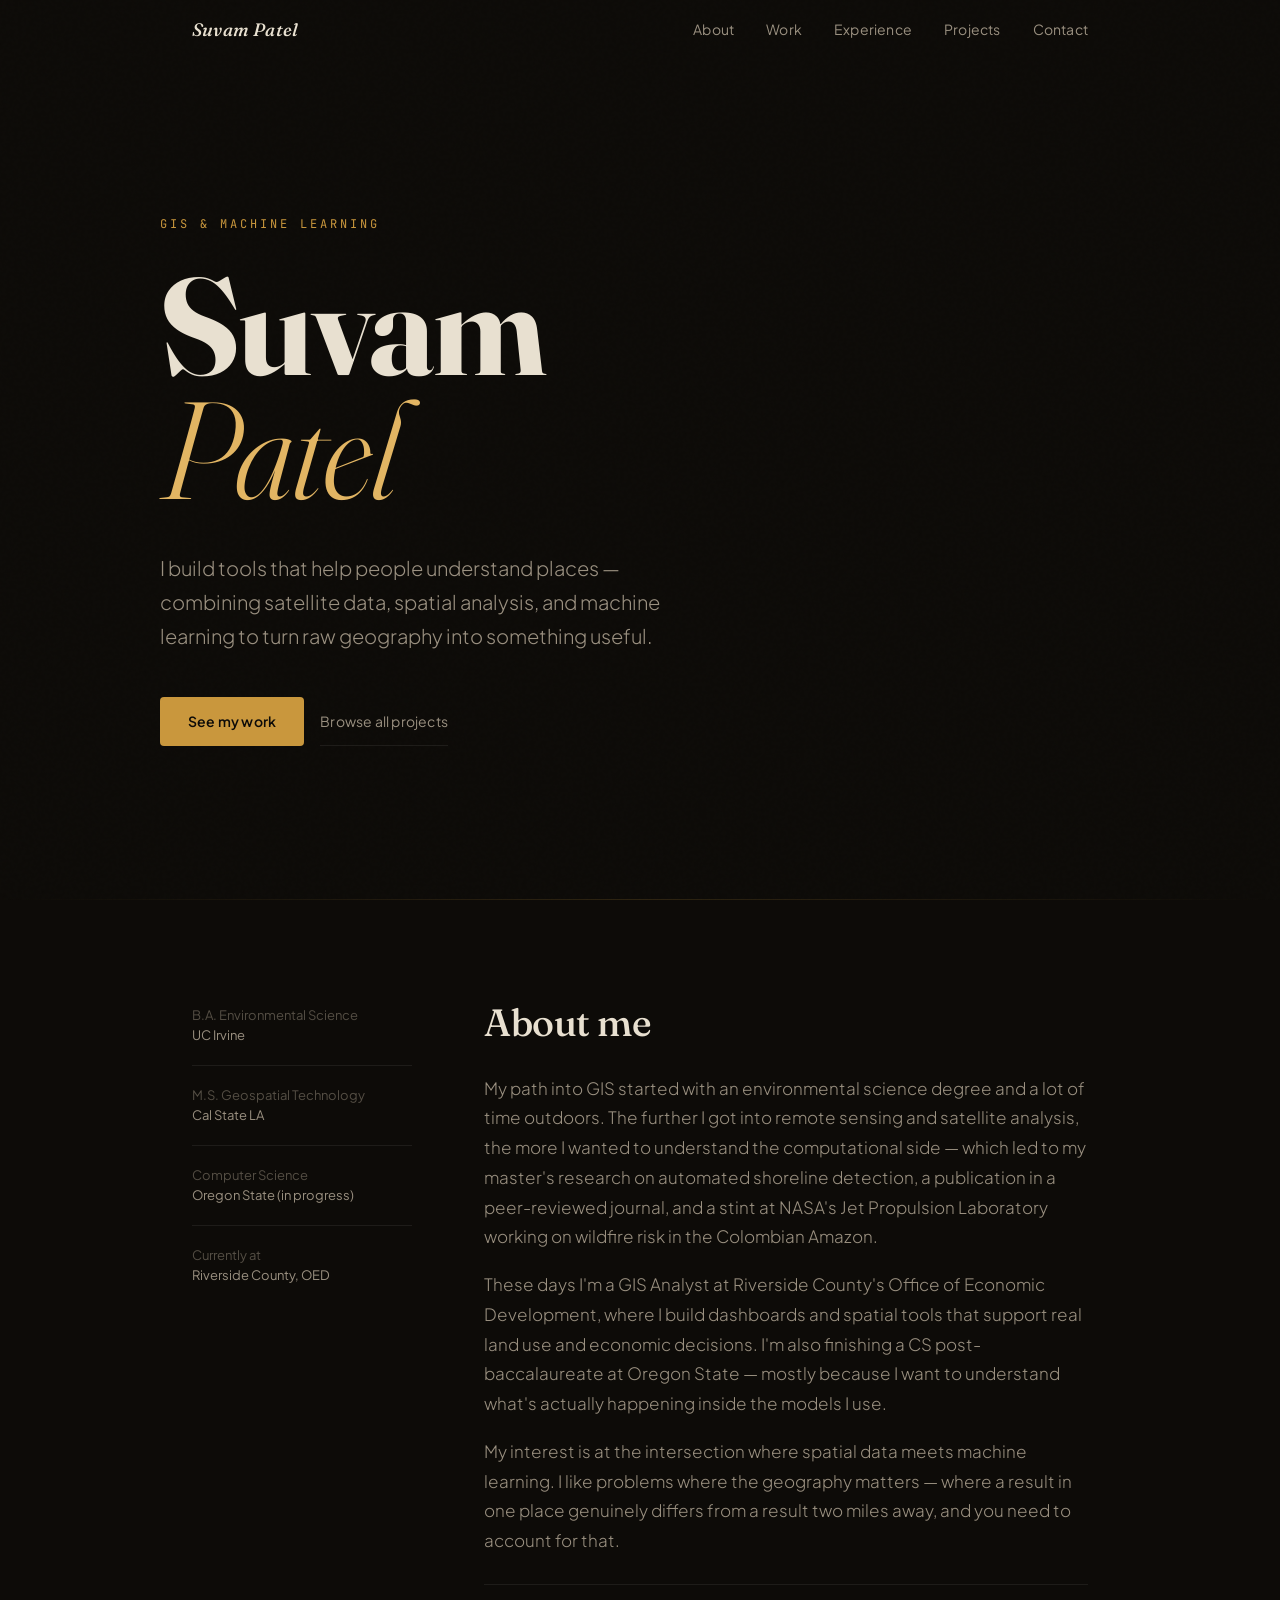
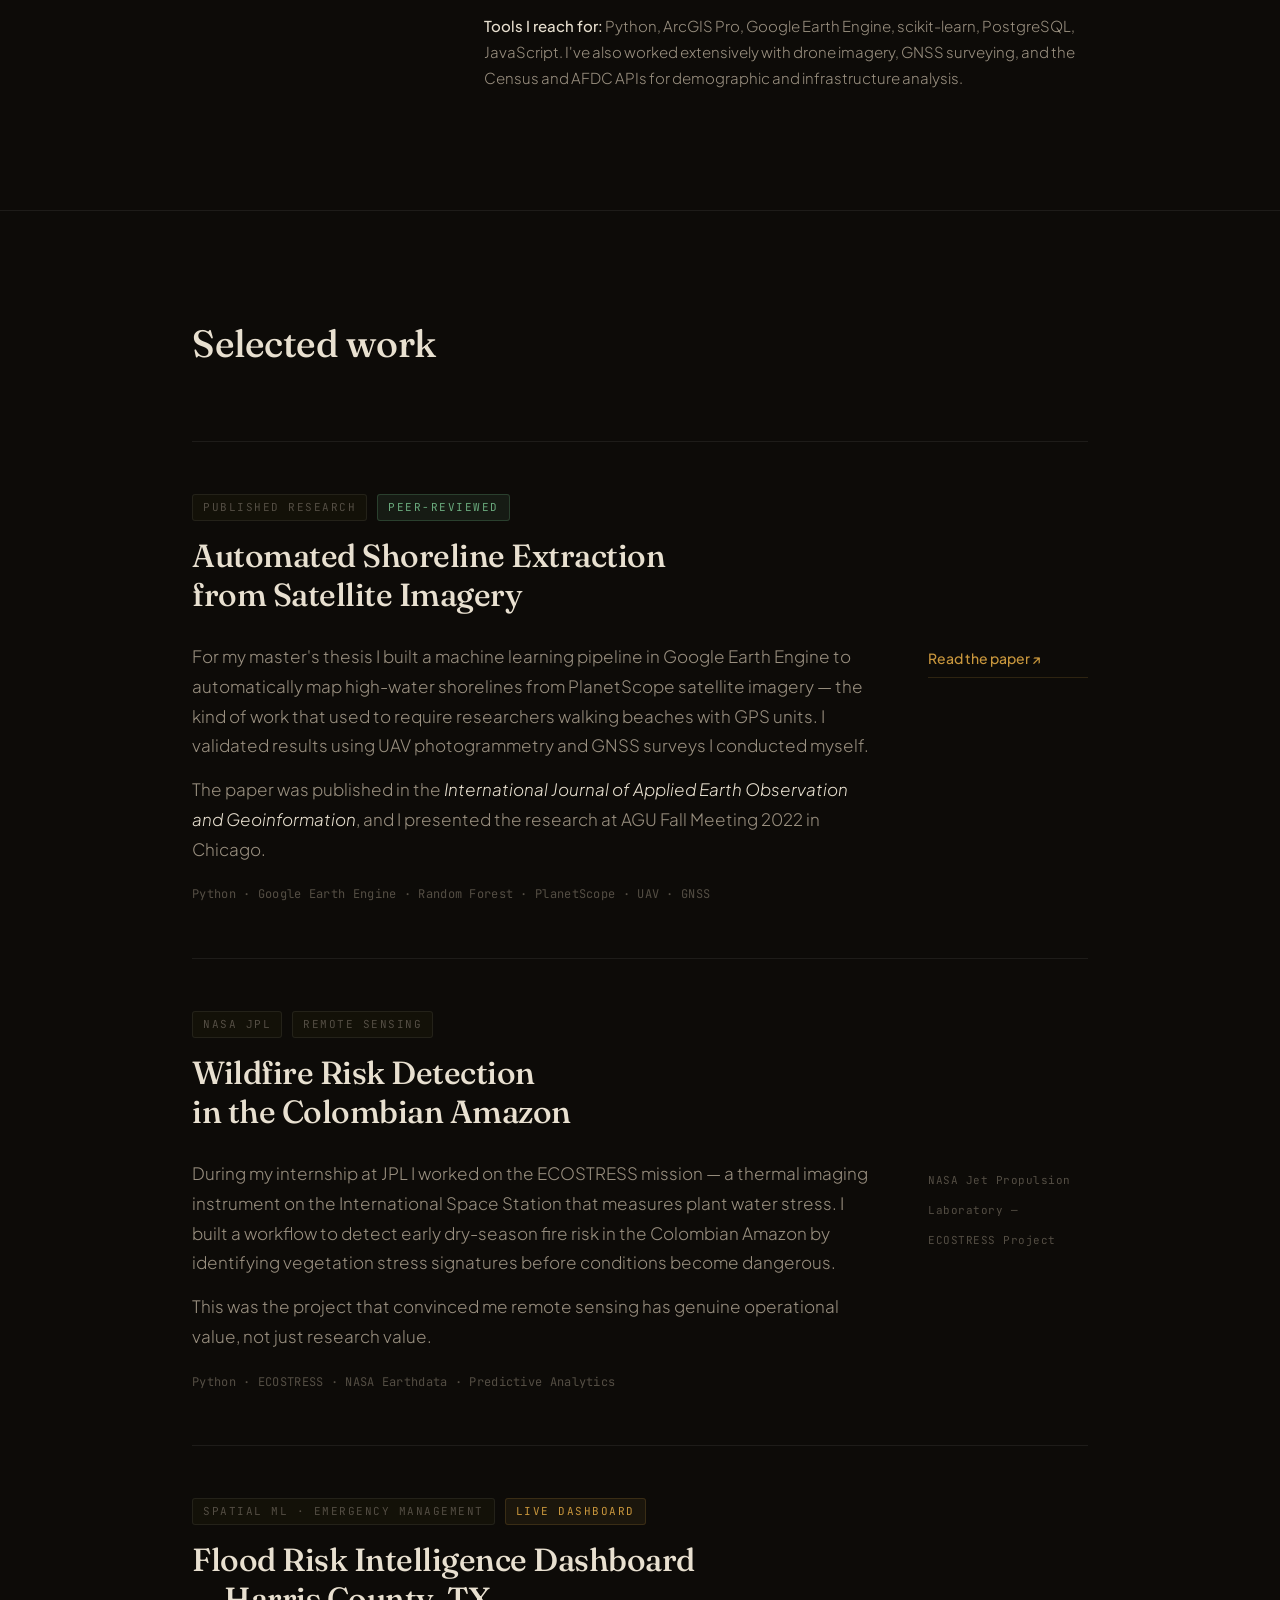
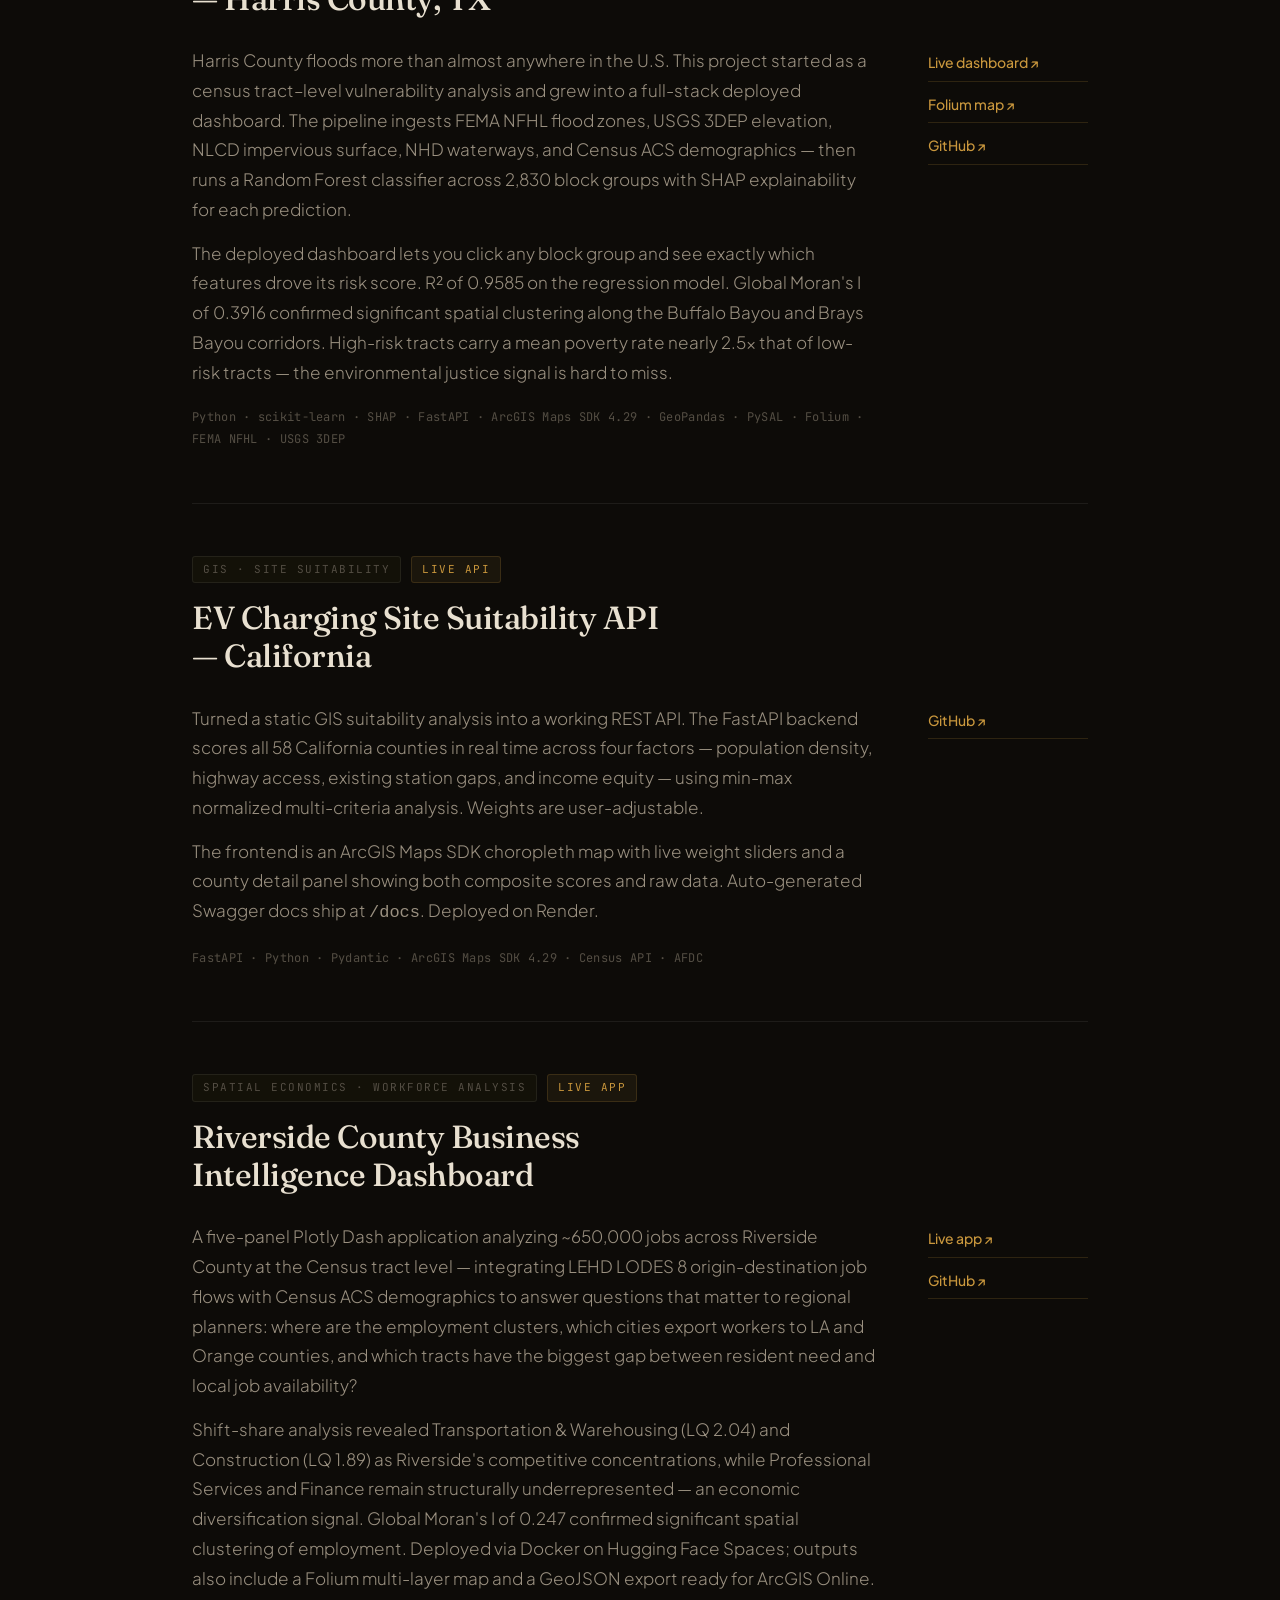
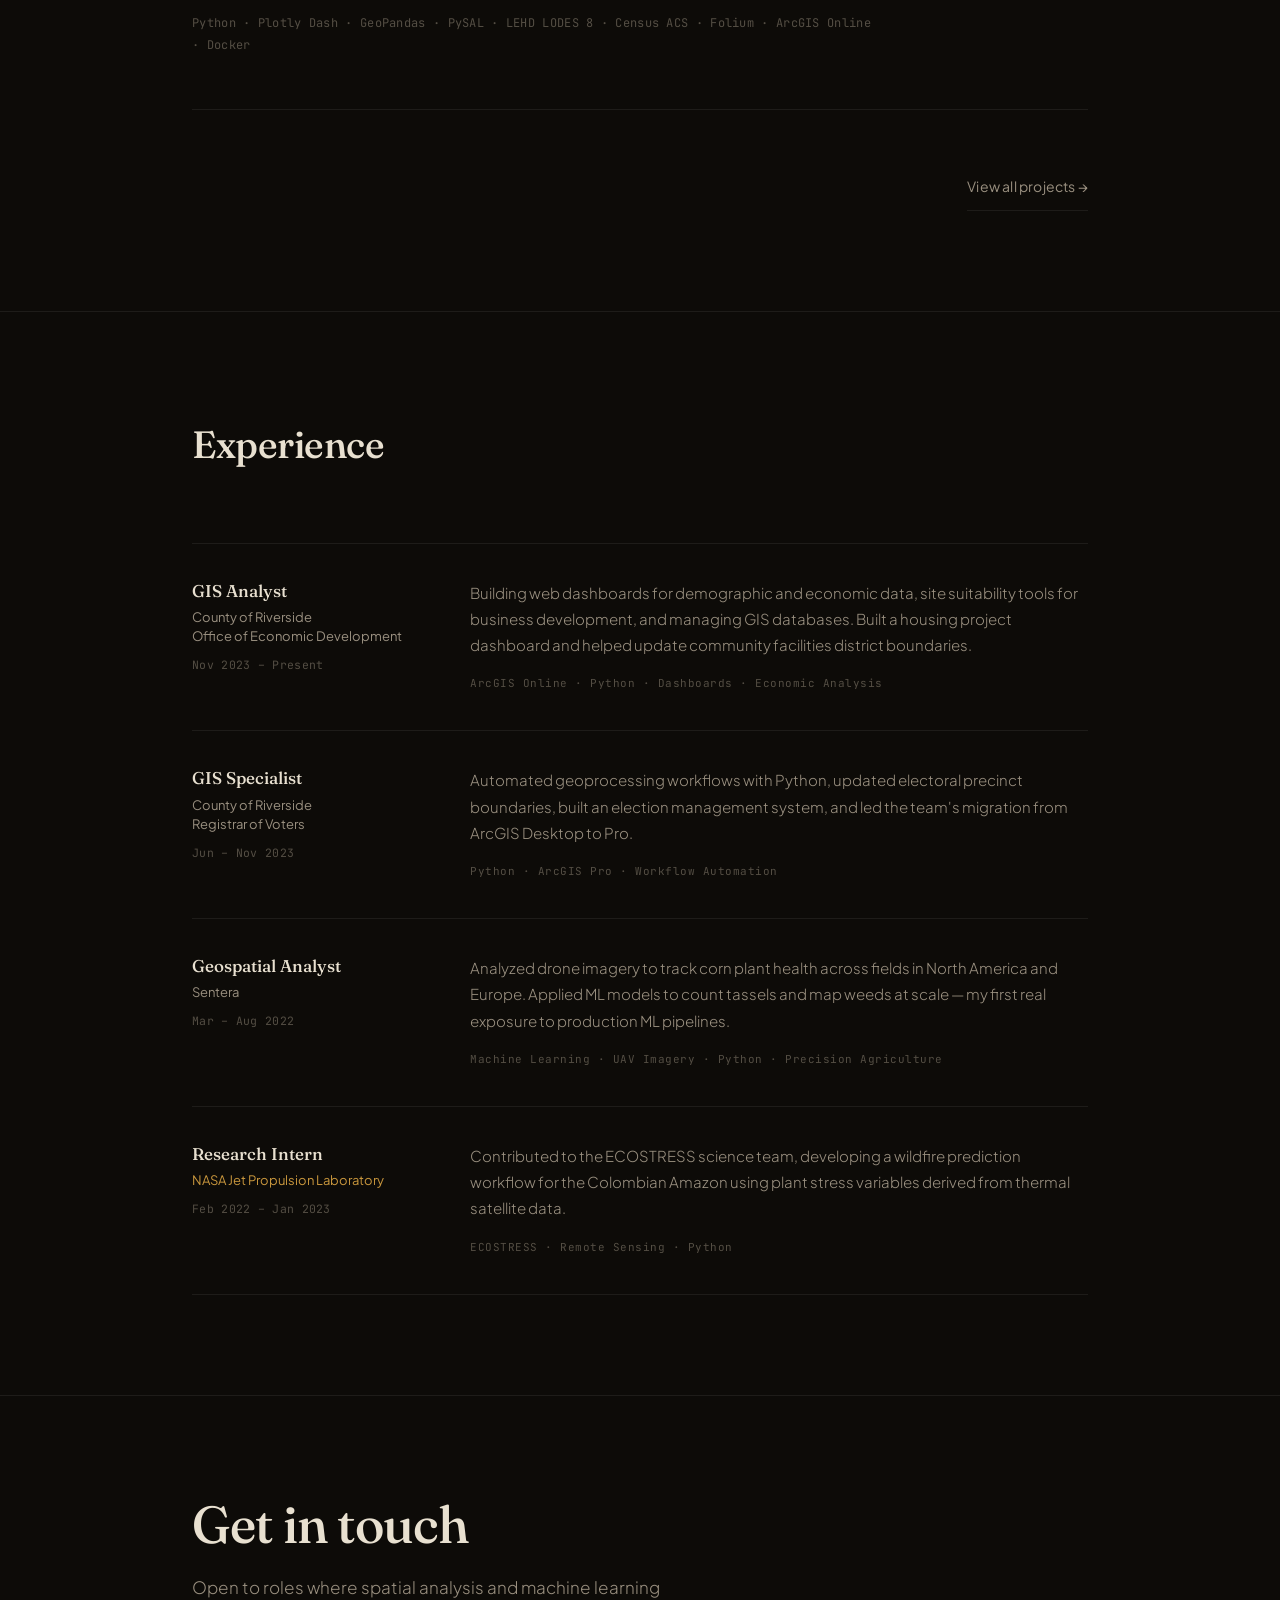
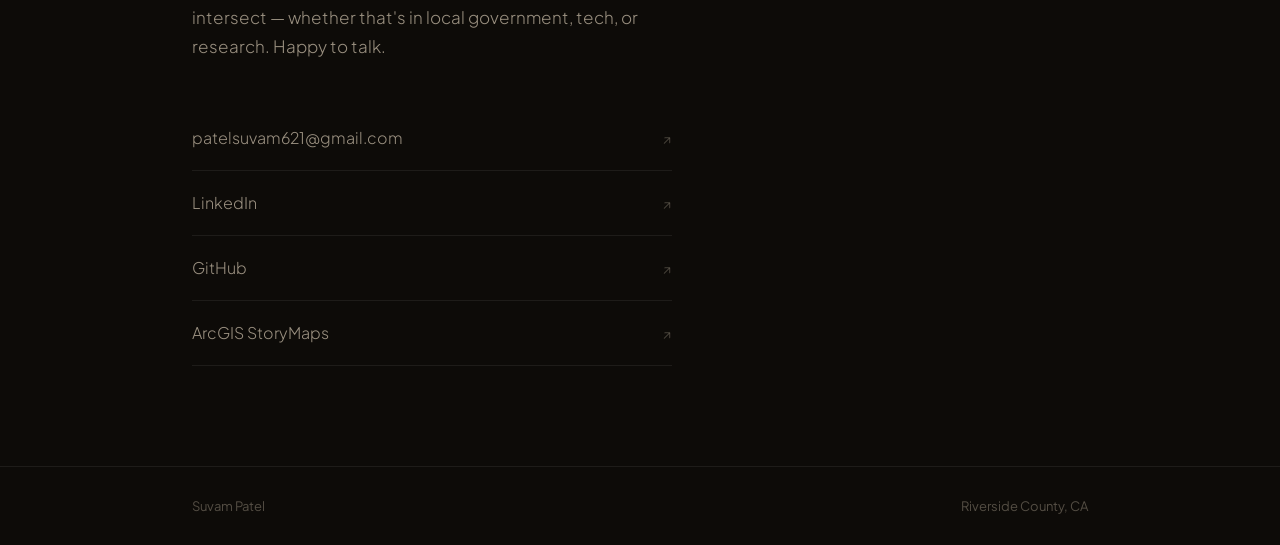
<file: index.html>
<!DOCTYPE html>
<html lang="en">
<head>
  <meta charset="UTF-8" />
  <meta name="viewport" content="width=device-width, initial-scale=1.0" />
  <title>Suvam Patel — GIS Analyst</title>
  <meta name="description" content="GIS Analyst building ML-powered spatial tools. Based in Riverside County, CA." />
  <link rel="preconnect" href="https://fonts.googleapis.com" />
  <link rel="preconnect" href="https://fonts.gstatic.com" crossorigin />
  <link href="https://fonts.googleapis.com/css2?family=Fraunces:ital,opsz,wght@0,9..144,300;0,9..144,500;0,9..144,700;1,9..144,300;1,9..144,500&family=Plus+Jakarta+Sans:wght@300;400;500;600&family=JetBrains+Mono:wght@400&display=swap" rel="stylesheet" />
  <link rel="stylesheet" href="styles.css" />
</head>
<body>

  <!-- Nav -->
  <nav id="main-nav">
    <div class="nav-inner">
      <a href="index.html" class="nav-logo">Suvam Patel</a>
      <div class="nav-links">
        <a href="#about">About</a>
        <a href="#work">Work</a>
        <a href="#experience">Experience</a>
        <a href="projects.html">Projects</a>
        <a href="#contact">Contact</a>
      </div>
      <button class="mobile-menu-btn" id="mobile-menu-btn" aria-label="Toggle menu">
        <span></span><span></span><span></span>
      </button>
    </div>
  </nav>

  <div class="mobile-menu" id="mobile-menu">
    <a href="#about">About</a>
    <a href="#work">Work</a>
    <a href="#experience">Experience</a>
    <a href="projects.html">Projects</a>
    <a href="#contact">Contact</a>
  </div>

  <!-- Hero -->
  <section id="hero">
    <div class="hero-inner">
      <div class="hero-eyebrow">GIS &amp; Machine Learning</div>
      <h1 class="hero-name">
        Suvam<br />
        <em>Patel</em>
      </h1>
      <p class="hero-sub">
        I build tools that help people understand places —
        combining satellite data, spatial analysis, and machine learning
        to turn raw geography into something useful.
      </p>
      <div class="hero-cta">
        <a href="#work" class="btn-primary">See my work</a>
        <a href="projects.html" class="btn-ghost">Browse all projects</a>
      </div>
    </div>
    <div class="hero-rule"></div>
  </section>

  <!-- About -->
  <section id="about">
    <div class="container about-grid">
      <div class="about-sidebar fade-in">
        <p class="sidebar-item">B.A. Environmental Science<br /><span>UC Irvine</span></p>
        <p class="sidebar-item">M.S. Geospatial Technology<br /><span>Cal State LA</span></p>
        <p class="sidebar-item">Computer Science<br /><span>Oregon State (in progress)</span></p>
        <p class="sidebar-item">Currently at<br /><span>Riverside County, OED</span></p>
      </div>
      <div class="about-body fade-in">
        <h2>About me</h2>
        <p>
          My path into GIS started with an environmental science degree and a lot of time
          outdoors. The further I got into remote sensing and satellite analysis, the more
          I wanted to understand the computational side — which led to my master's research
          on automated shoreline detection, a publication in a peer-reviewed journal,
          and a stint at NASA's Jet Propulsion Laboratory working on wildfire risk in
          the Colombian Amazon.
        </p>
        <p>
          These days I'm a GIS Analyst at Riverside County's Office of Economic Development,
          where I build dashboards and spatial tools that support real land use and economic
          decisions. I'm also finishing a CS post-baccalaureate at Oregon State — mostly
          because I want to understand what's actually happening inside the models I use.
        </p>
        <p>
          My interest is at the intersection where spatial data meets machine learning.
          I like problems where the geography matters — where a result in one place
          genuinely differs from a result two miles away, and you need to account for that.
        </p>
        <div class="skills-prose">
          <p>
            <strong>Tools I reach for:</strong> Python, ArcGIS Pro, Google Earth Engine,
            scikit-learn, PostgreSQL, JavaScript. I've also worked extensively with
            drone imagery, GNSS surveying, and the Census and AFDC APIs for
            demographic and infrastructure analysis.
          </p>
        </div>
      </div>
    </div>
  </section>

  <!-- Work -->
  <section id="work">
    <div class="container">
      <h2 class="section-heading fade-in">Selected work</h2>

      <!-- Project 01 -->
      <article class="project-block fade-in">
        <div class="project-header">
          <div class="project-meta-line">
            <span class="project-tag">Published research</span>
            <span class="project-tag tag-green">Peer-reviewed</span>
          </div>
          <h3>Automated Shoreline Extraction<br />from Satellite Imagery</h3>
        </div>
        <div class="project-body">
          <div class="project-description">
            <p>
              For my master's thesis I built a machine learning pipeline in Google Earth Engine
              to automatically map high-water shorelines from PlanetScope satellite imagery —
              the kind of work that used to require researchers walking beaches with GPS units.
              I validated results using UAV photogrammetry and GNSS surveys I conducted myself.
            </p>
            <p>
              The paper was published in the <em>International Journal of Applied Earth
              Observation and Geoinformation</em>, and I presented the research at AGU Fall
              Meeting 2022 in Chicago.
            </p>
            <div class="project-stack">Python · Google Earth Engine · Random Forest · PlanetScope · UAV · GNSS</div>
          </div>
          <div class="project-links">
            <a href="https://www.sciencedirect.com/science/article/pii/S1569843226000890" target="_blank" class="project-link">
              Read the paper ↗
            </a>
          </div>
        </div>
      </article>

      <!-- Project 02 -->
      <article class="project-block fade-in">
        <div class="project-header">
          <div class="project-meta-line">
            <span class="project-tag">NASA JPL</span>
            <span class="project-tag">Remote sensing</span>
          </div>
          <h3>Wildfire Risk Detection<br />in the Colombian Amazon</h3>
        </div>
        <div class="project-body">
          <div class="project-description">
            <p>
              During my internship at JPL I worked on the ECOSTRESS mission — a thermal
              imaging instrument on the International Space Station that measures plant
              water stress. I built a workflow to detect early dry-season fire risk
              in the Colombian Amazon by identifying vegetation stress signatures
              before conditions become dangerous.
            </p>
            <p>
              This was the project that convinced me remote sensing has genuine
              operational value, not just research value.
            </p>
            <div class="project-stack">Python · ECOSTRESS · NASA Earthdata · Predictive Analytics</div>
          </div>
          <div class="project-links">
            <span class="project-link-org">NASA Jet Propulsion Laboratory — ECOSTRESS Project</span>
          </div>
        </div>
      </article>

      <!-- Project 03 -->
      <article class="project-block fade-in">
        <div class="project-header">
          <div class="project-meta-line">
            <span class="project-tag">Spatial ML · Emergency Management</span>
            <span class="project-tag tag-amber">Live dashboard</span>
          </div>
          <h3>Flood Risk Intelligence Dashboard<br />— Harris County, TX</h3>
        </div>
        <div class="project-body">
          <div class="project-description">
            <p>
              Harris County floods more than almost anywhere in the U.S. This project
              started as a census tract–level vulnerability analysis and grew into a
              full-stack deployed dashboard. The pipeline ingests FEMA NFHL flood zones,
              USGS 3DEP elevation, NLCD impervious surface, NHD waterways, and Census ACS
              demographics — then runs a Random Forest classifier across 2,830 block groups
              with SHAP explainability for each prediction.
            </p>
            <p>
              The deployed dashboard lets you click any block group and see exactly
              which features drove its risk score. R² of 0.9585 on the regression model.
              Global Moran's I of 0.3916 confirmed significant spatial clustering along
              the Buffalo Bayou and Brays Bayou corridors. High-risk tracts carry a
              mean poverty rate nearly 2.5× that of low-risk tracts — the environmental
              justice signal is hard to miss.
            </p>
            <div class="project-stack">Python · scikit-learn · SHAP · FastAPI · ArcGIS Maps SDK 4.29 · GeoPandas · PySAL · Folium · FEMA NFHL · USGS 3DEP</div>
          </div>
          <div class="project-links">
            <a href="https://flood-risk-dashboard-wdjy.onrender.com/" target="_blank" class="project-link">
              Live dashboard ↗
            </a>
            <a href="https://suvamp.github.io/urban-flood-risk-harris-county/outputs/flood_vulnerability_harris_county.html" target="_blank" class="project-link">
              Folium map ↗
            </a>
            <a href="https://github.com/Suvamp/urban-flood-risk-harris-county" target="_blank" class="project-link">
              GitHub ↗
            </a>
          </div>
        </div>
      </article>

      <!-- Project 05 -->
      <article class="project-block fade-in">
        <div class="project-header">
          <div class="project-meta-line">
            <span class="project-tag">GIS · Site Suitability</span>
            <span class="project-tag tag-amber">Live API</span>
          </div>
          <h3>EV Charging Site Suitability API<br />— California</h3>
        </div>
        <div class="project-body">
          <div class="project-description">
            <p>
              Turned a static GIS suitability analysis into a working REST API. The FastAPI
              backend scores all 58 California counties in real time across four factors —
              population density, highway access, existing station gaps, and income equity
              — using min-max normalized multi-criteria analysis. Weights are user-adjustable.
            </p>
            <p>
              The frontend is an ArcGIS Maps SDK choropleth map with live weight sliders
              and a county detail panel showing both composite scores and raw data.
              Auto-generated Swagger docs ship at <code>/docs</code>.
              Deployed on Render.
            </p>
            <div class="project-stack">FastAPI · Python · Pydantic · ArcGIS Maps SDK 4.29 · Census API · AFDC</div>
          </div>
          <div class="project-links">
            <a href="https://github.com/Suvamp/ev-charging-suitability-ca" target="_blank" class="project-link">
              GitHub ↗
            </a>
          </div>
        </div>
      </article>

      <!-- Project 05 -->
      <article class="project-block fade-in">
        <div class="project-header">
          <div class="project-meta-line">
            <span class="project-tag">Spatial Economics · Workforce Analysis</span>
            <span class="project-tag tag-amber">Live app</span>
          </div>
          <h3>Riverside County Business<br />Intelligence Dashboard</h3>
        </div>
        <div class="project-body">
          <div class="project-description">
            <p>
              A five-panel Plotly Dash application analyzing ~650,000 jobs across
              Riverside County at the Census tract level — integrating LEHD LODES 8
              origin-destination job flows with Census ACS demographics to answer
              questions that matter to regional planners: where are the employment
              clusters, which cities export workers to LA and Orange counties, and
              which tracts have the biggest gap between resident need and local
              job availability?
            </p>
            <p>
              Shift-share analysis revealed Transportation &amp; Warehousing (LQ 2.04)
              and Construction (LQ 1.89) as Riverside's competitive concentrations,
              while Professional Services and Finance remain structurally underrepresented
              — an economic diversification signal. Global Moran's I of 0.247 confirmed
              significant spatial clustering of employment. Deployed via Docker on
              Hugging Face Spaces; outputs also include a Folium multi-layer map
              and a GeoJSON export ready for ArcGIS Online.
            </p>
            <div class="project-stack">Python · Plotly Dash · GeoPandas · PySAL · LEHD LODES 8 · Census ACS · Folium · ArcGIS Online · Docker</div>
          </div>
          <div class="project-links">
            <a href="https://huggingface.co/spaces/darthsuvius/rv-bi-dashboard" target="_blank" class="project-link">
              Live app ↗
            </a>
            <a href="https://github.com/Suvamp/riverside-county-business-intelligence-dashboard" target="_blank" class="project-link">
              GitHub ↗
            </a>
          </div>
        </div>
      </article>

      <div class="all-projects-row fade-in">
        <a href="projects.html" class="btn-ghost">View all projects →</a>
      </div>
    </div>
  </section>

  <!-- Experience -->
  <section id="experience">
    <div class="container">
      <h2 class="section-heading fade-in">Experience</h2>
      <div class="experience-list">

        <div class="exp-item fade-in">
          <div class="exp-left">
            <div class="exp-role">GIS Analyst</div>
            <div class="exp-org">County of Riverside<br />Office of Economic Development</div>
            <div class="exp-date">Nov 2023 – Present</div>
          </div>
          <div class="exp-right">
            <p>Building web dashboards for demographic and economic data, site suitability tools for business development, and managing GIS databases. Built a housing project dashboard and helped update community facilities district boundaries.</p>
            <div class="exp-tags">ArcGIS Online · Python · Dashboards · Economic Analysis</div>
          </div>
        </div>

        <div class="exp-item fade-in">
          <div class="exp-left">
            <div class="exp-role">GIS Specialist</div>
            <div class="exp-org">County of Riverside<br />Registrar of Voters</div>
            <div class="exp-date">Jun – Nov 2023</div>
          </div>
          <div class="exp-right">
            <p>Automated geoprocessing workflows with Python, updated electoral precinct boundaries, built an election management system, and led the team's migration from ArcGIS Desktop to Pro.</p>
            <div class="exp-tags">Python · ArcGIS Pro · Workflow Automation</div>
          </div>
        </div>

        <div class="exp-item fade-in">
          <div class="exp-left">
            <div class="exp-role">Geospatial Analyst</div>
            <div class="exp-org">Sentera</div>
            <div class="exp-date">Mar – Aug 2022</div>
          </div>
          <div class="exp-right">
            <p>Analyzed drone imagery to track corn plant health across fields in North America and Europe. Applied ML models to count tassels and map weeds at scale — my first real exposure to production ML pipelines.</p>
            <div class="exp-tags">Machine Learning · UAV Imagery · Python · Precision Agriculture</div>
          </div>
        </div>

        <div class="exp-item fade-in">
          <div class="exp-left">
            <div class="exp-role">Research Intern</div>
            <div class="exp-org highlight-org">NASA Jet Propulsion Laboratory</div>
            <div class="exp-date">Feb 2022 – Jan 2023</div>
          </div>
          <div class="exp-right">
            <p>Contributed to the ECOSTRESS science team, developing a wildfire prediction workflow for the Colombian Amazon using plant stress variables derived from thermal satellite data.</p>
            <div class="exp-tags">ECOSTRESS · Remote Sensing · Python</div>
          </div>
        </div>

      </div>
    </div>
  </section>

  <!-- Contact -->
  <section id="contact">
    <div class="container">
      <div class="contact-inner fade-in">
        <h2>Get in touch</h2>
        <p>
          Open to roles where spatial analysis and machine learning intersect —
          whether that's in local government, tech, or research. Happy to talk.
        </p>
        <div class="contact-row">
          <a href="mailto:patelsuvam621@gmail.com" class="contact-item">patelsuvam621@gmail.com</a>
          <a href="https://www.linkedin.com/in/suvam-patel-997543195/" target="_blank" class="contact-item">LinkedIn</a>
          <a href="https://github.com/Suvamp" target="_blank" class="contact-item">GitHub</a>
          <a href="https://arcg.is/1aXHSq2" target="_blank" class="contact-item">ArcGIS StoryMaps</a>
        </div>
      </div>
    </div>
  </section>

  <footer>
    <div class="container footer-inner">
      <span>Suvam Patel</span>
      <span>Riverside County, CA</span>
    </div>
  </footer>

  <script src="script.js"></script>
</body>
</html>
</file>
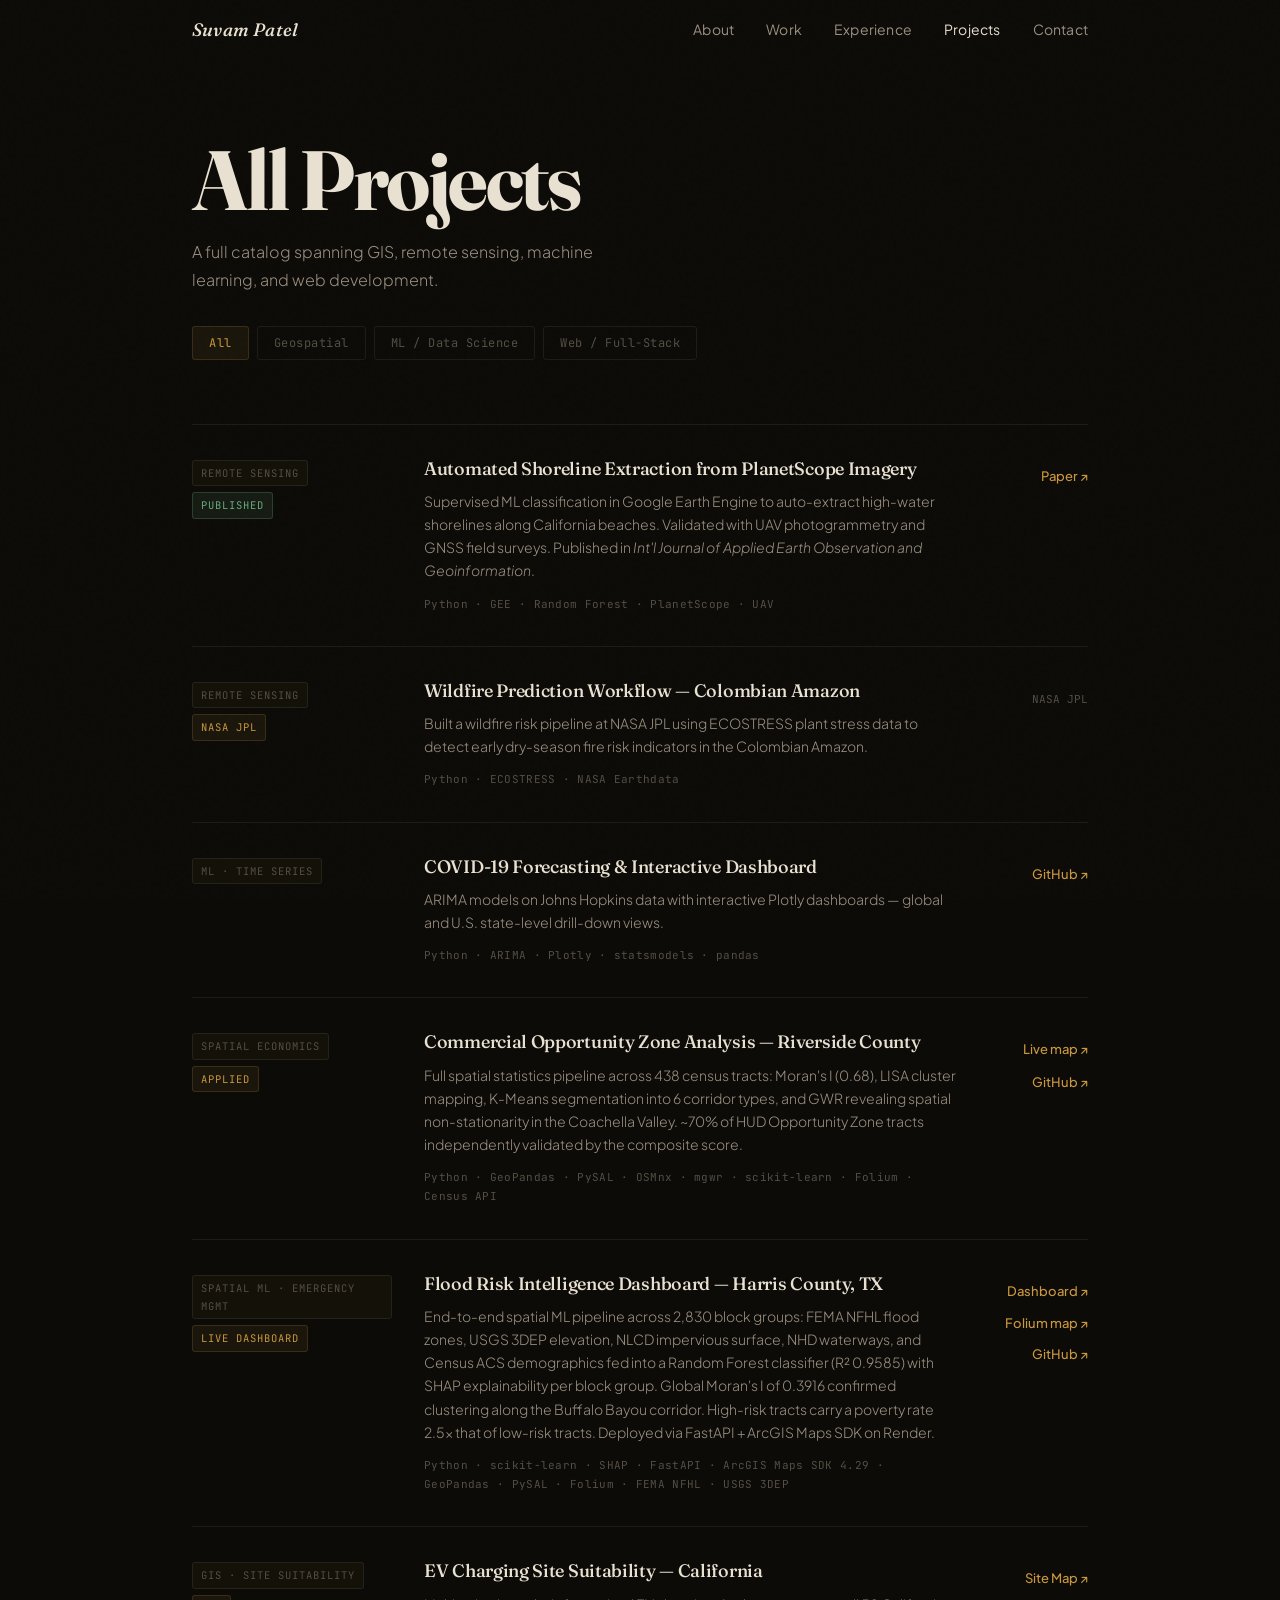
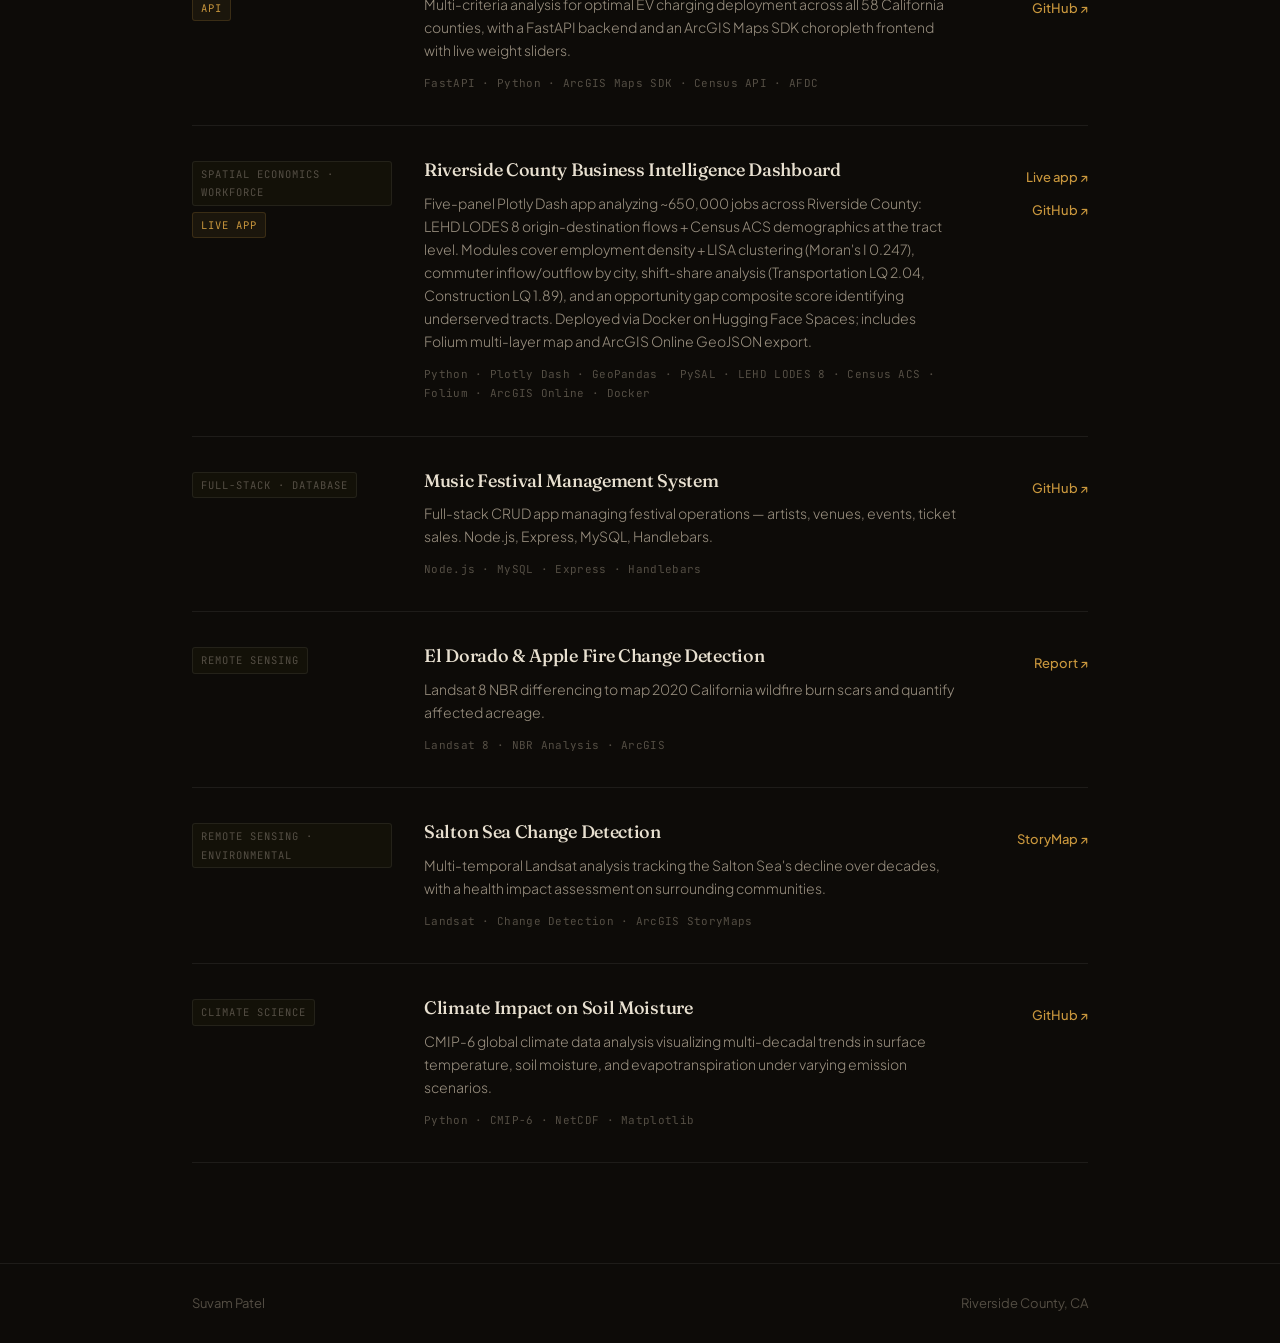
<file: projects.html>
<!DOCTYPE html>
<html lang="en">
<head>
  <meta charset="UTF-8" />
  <meta name="viewport" content="width=device-width, initial-scale=1.0" />
  <title>Projects — Suvam Patel</title>
  <link rel="preconnect" href="https://fonts.googleapis.com" />
  <link rel="preconnect" href="https://fonts.gstatic.com" crossorigin />
  <link href="https://fonts.googleapis.com/css2?family=Fraunces:ital,opsz,wght@0,9..144,300;0,9..144,500;0,9..144,700;1,9..144,300;1,9..144,500&family=Plus+Jakarta+Sans:wght@300;400;500;600&family=JetBrains+Mono:wght@400&display=swap" rel="stylesheet" />
  <link rel="stylesheet" href="styles.css" />
</head>
<body>

  <nav id="main-nav">
    <div class="nav-inner">
      <a href="index.html" class="nav-logo">Suvam Patel</a>
      <div class="nav-links">
        <a href="index.html#about">About</a>
        <a href="index.html#work">Work</a>
        <a href="index.html#experience">Experience</a>
        <a href="projects.html" class="active">Projects</a>
        <a href="index.html#contact">Contact</a>
      </div>
      <button class="mobile-menu-btn" id="mobile-menu-btn" aria-label="Toggle menu">
        <span></span><span></span><span></span>
      </button>
    </div>
  </nav>

  <div class="mobile-menu" id="mobile-menu">
    <a href="index.html#about">About</a>
    <a href="index.html#work">Work</a>
    <a href="index.html#experience">Experience</a>
    <a href="projects.html">Projects</a>
    <a href="index.html#contact">Contact</a>
  </div>

  <section class="archive-section">
    <div class="container">
      <div class="archive-header fade-in">
        <h1>All Projects</h1>
        <p>A full catalog spanning GIS, remote sensing, machine learning, and web development.</p>
        <div class="filter-controls">
          <button class="filter-btn active" data-filter="all">All</button>
          <button class="filter-btn" data-filter="geospatial">Geospatial</button>
          <button class="filter-btn" data-filter="ml">ML / Data Science</button>
          <button class="filter-btn" data-filter="web">Web / Full-Stack</button>
        </div>
      </div>

      <div class="project-table" id="projects-grid">

        <div class="table-row fade-in" data-category="geospatial ml">
          <div class="table-meta">
            <span class="table-tag">Remote Sensing</span>
            <span class="table-tag tag-green">Published</span>
          </div>
          <div class="table-content">
            <h3>Automated Shoreline Extraction from PlanetScope Imagery</h3>
            <p>Supervised ML classification in Google Earth Engine to auto-extract high-water shorelines along California beaches. Validated with UAV photogrammetry and GNSS field surveys. Published in <em>Int'l Journal of Applied Earth Observation and Geoinformation</em>.</p>
            <div class="table-stack">Python · GEE · Random Forest · PlanetScope · UAV</div>
          </div>
          <div class="table-links">
            <a href="https://www.sciencedirect.com/science/article/pii/S1569843226000890" target="_blank">Paper ↗</a>
          </div>
        </div>

        <div class="table-row fade-in" data-category="geospatial ml">
          <div class="table-meta">
            <span class="table-tag">Remote Sensing</span>
            <span class="table-tag tag-amber">NASA JPL</span>
          </div>
          <div class="table-content">
            <h3>Wildfire Prediction Workflow — Colombian Amazon</h3>
            <p>Built a wildfire risk pipeline at NASA JPL using ECOSTRESS plant stress data to detect early dry-season fire risk indicators in the Colombian Amazon.</p>
            <div class="table-stack">Python · ECOSTRESS · NASA Earthdata</div>
          </div>
          <div class="table-links">
            <span class="table-org">NASA JPL</span>
          </div>
        </div>

        <div class="table-row fade-in" data-category="ml">
          <div class="table-meta">
            <span class="table-tag">ML · Time Series</span>
          </div>
          <div class="table-content">
            <h3>COVID-19 Forecasting &amp; Interactive Dashboard</h3>
            <p>ARIMA models on Johns Hopkins data with interactive Plotly dashboards — global and U.S. state-level drill-down views.</p>
            <div class="table-stack">Python · ARIMA · Plotly · statsmodels · pandas</div>
          </div>
          <div class="table-links">
            <a href="https://github.com/Suvamp/Springboard-Capstone-3" target="_blank">GitHub ↗</a>
          </div>
        </div>

        <div class="table-row fade-in" data-category="geospatial ml">
          <div class="table-meta">
            <span class="table-tag">Spatial Economics</span>
            <span class="table-tag tag-amber">Applied</span>
          </div>
          <div class="table-content">
            <h3>Commercial Opportunity Zone Analysis — Riverside County</h3>
            <p>Full spatial statistics pipeline across 438 census tracts: Moran's I (0.68), LISA cluster mapping, K-Means segmentation into 6 corridor types, and GWR revealing spatial non-stationarity in the Coachella Valley. ~70% of HUD Opportunity Zone tracts independently validated by the composite score.</p>
            <div class="table-stack">Python · GeoPandas · PySAL · OSMnx · mgwr · scikit-learn · Folium · Census API</div>
          </div>
          <div class="table-links">
            <a href="https://suvamp.github.io/riverside-county-economic-opportunity/outputs/riverside_opportunity_map.html" target="_blank">Live map ↗</a>
            <a href="https://github.com/Suvamp/riverside-county-economic-opportunity" target="_blank" style="display:block;margin-top:8px">GitHub ↗</a>
          </div>
        </div>

        <div class="table-row fade-in" data-category="geospatial ml">
          <div class="table-meta">
            <span class="table-tag">Spatial ML · Emergency Mgmt</span>
            <span class="table-tag tag-amber">Live dashboard</span>
          </div>
          <div class="table-content">
            <h3>Flood Risk Intelligence Dashboard — Harris County, TX</h3>
            <p>End-to-end spatial ML pipeline across 2,830 block groups: FEMA NFHL flood zones, USGS 3DEP elevation, NLCD impervious surface, NHD waterways, and Census ACS demographics fed into a Random Forest classifier (R² 0.9585) with SHAP explainability per block group. Global Moran's I of 0.3916 confirmed clustering along the Buffalo Bayou corridor. High-risk tracts carry a poverty rate 2.5× that of low-risk tracts. Deployed via FastAPI + ArcGIS Maps SDK on Render.</p>
            <div class="table-stack">Python · scikit-learn · SHAP · FastAPI · ArcGIS Maps SDK 4.29 · GeoPandas · PySAL · Folium · FEMA NFHL · USGS 3DEP</div>
          </div>
          <div class="table-links">
            <a href="https://flood-risk-dashboard-wdjy.onrender.com/" target="_blank">Dashboard ↗</a>
            <a href="https://suvamp.github.io/urban-flood-risk-harris-county/outputs/flood_vulnerability_harris_county.html" target="_blank" style="display:block;margin-top:8px">Folium map ↗</a>
            <a href="https://github.com/Suvamp/urban-flood-risk-harris-county" target="_blank" style="display:block;margin-top:8px">GitHub ↗</a>
          </div>
        </div>

        <div class="table-row fade-in" data-category="geospatial ml">
          <div class="table-meta">
            <span class="table-tag">GIS · Site Suitability</span>
            <span class="table-tag tag-amber">API</span>
          </div>
          <div class="table-content">
            <h3>EV Charging Site Suitability — California</h3>
            <p>Multi-criteria analysis for optimal EV charging deployment across all 58 California counties, with a FastAPI backend and an ArcGIS Maps SDK choropleth frontend with live weight sliders.</p>
            <div class="table-stack">FastAPI · Python · ArcGIS Maps SDK · Census API · AFDC</div>
          </div>
          <div class="table-links">
            <a href="https://drive.google.com/file/d/1-9dDOX4KlTbAX_Nhvs55E2ekhkO6lzM5/view" target="_blank">Site Map ↗</a>
            <a href="https://github.com/Suvamp/ev-charging-suitability-ca" target="_blank">GitHub ↗</a>
          </div>
        </div>

        <div class="table-row fade-in" data-category="geospatial ml">
          <div class="table-meta">
            <span class="table-tag">Spatial Economics · Workforce</span>
            <span class="table-tag tag-amber">Live app</span>
          </div>
          <div class="table-content">
            <h3>Riverside County Business Intelligence Dashboard</h3>
            <p>Five-panel Plotly Dash app analyzing ~650,000 jobs across Riverside County: LEHD LODES 8 origin-destination flows + Census ACS demographics at the tract level. Modules cover employment density + LISA clustering (Moran's I 0.247), commuter inflow/outflow by city, shift-share analysis (Transportation LQ 2.04, Construction LQ 1.89), and an opportunity gap composite score identifying underserved tracts. Deployed via Docker on Hugging Face Spaces; includes Folium multi-layer map and ArcGIS Online GeoJSON export.</p>
            <div class="table-stack">Python · Plotly Dash · GeoPandas · PySAL · LEHD LODES 8 · Census ACS · Folium · ArcGIS Online · Docker</div>
          </div>
          <div class="table-links">
            <a href="https://huggingface.co/spaces/darthsuvius/rv-bi-dashboard" target="_blank">Live app ↗</a>
            <a href="https://github.com/Suvamp/riverside-county-business-intelligence-dashboard" target="_blank" style="display:block;margin-top:8px">GitHub ↗</a>
          </div>
        </div>

        <div class="table-row fade-in" data-category="web">
          <div class="table-meta">
            <span class="table-tag">Full-Stack · Database</span>
          </div>
          <div class="table-content">
            <h3>Music Festival Management System</h3>
            <p>Full-stack CRUD app managing festival operations — artists, venues, events, ticket sales. Node.js, Express, MySQL, Handlebars.</p>
            <div class="table-stack">Node.js · MySQL · Express · Handlebars</div>
          </div>
          <div class="table-links">
            <a href="https://github.com/Suvamp/music-festival-management-cs340" target="_blank">GitHub ↗</a>
          </div>
        </div>

        <div class="table-row fade-in" data-category="geospatial ml">
          <div class="table-meta">
            <span class="table-tag">Remote Sensing</span>
          </div>
          <div class="table-content">
            <h3>El Dorado &amp; Apple Fire Change Detection</h3>
            <p>Landsat 8 NBR differencing to map 2020 California wildfire burn scars and quantify affected acreage.</p>
            <div class="table-stack">Landsat 8 · NBR Analysis · ArcGIS</div>
          </div>
          <div class="table-links">
            <a href="https://docs.google.com/document/d/1QT8m4PA0OmTmG7QIvuTVSIxr2TTD8AZc/edit" target="_blank">Report ↗</a>
          </div>
        </div>

        <div class="table-row fade-in" data-category="geospatial">
          <div class="table-meta">
            <span class="table-tag">Remote Sensing · Environmental</span>
          </div>
          <div class="table-content">
            <h3>Salton Sea Change Detection</h3>
            <p>Multi-temporal Landsat analysis tracking the Salton Sea's decline over decades, with a health impact assessment on surrounding communities.</p>
            <div class="table-stack">Landsat · Change Detection · ArcGIS StoryMaps</div>
          </div>
          <div class="table-links">
            <a href="https://storymaps.arcgis.com/stories/570a3bedf6514c26bbaa29a60c8576bd" target="_blank">StoryMap ↗</a>
          </div>
        </div>

        <div class="table-row fade-in" data-category="ml">
          <div class="table-meta">
            <span class="table-tag">Climate Science</span>
          </div>
          <div class="table-content">
            <h3>Climate Impact on Soil Moisture</h3>
            <p>CMIP-6 global climate data analysis visualizing multi-decadal trends in surface temperature, soil moisture, and evapotranspiration under varying emission scenarios.</p>
            <div class="table-stack">Python · CMIP-6 · NetCDF · Matplotlib</div>
          </div>
          <div class="table-links">
            <a href="https://github.com/Suvamp/Project-Analysis-of-surface-air-temperature-effect-on-soil-moisture-andevapotranspiration-rate" target="_blank">GitHub ↗</a>
          </div>
        </div>

      </div>
    </div>
  </section>

  <footer>
    <div class="container footer-inner">
      <span>Suvam Patel</span>
      <span>Riverside County, CA</span>
    </div>
  </footer>

  <script src="script.js"></script>
</body>
</html>
</file>
<file: styles.css>
/* ============================================================
   DESIGN SYSTEM
   Warm dark charcoal · Amber/ochre accent · Fraunces + Plus Jakarta Sans
   Editorial, scientific, human — not SaaS landing page
   ============================================================ */

:root {
  --bg:            #0d0b08;
  --bg-raised:     #131108;
  --bg-card:       #181510;
  --border:        rgba(255, 255, 255, 0.07);
  --border-warm:   rgba(201, 151, 61, 0.18);
  --accent:        #c9973d;
  --accent-light:  #e2b563;
  --accent-dim:    rgba(201, 151, 61, 0.08);
  --green:         #6aab7e;
  --green-dim:     rgba(106, 171, 126, 0.1);
  --green-border:  rgba(106, 171, 126, 0.25);
  --text-primary:  #e8e0d0;
  --text-secondary:#9a9080;
  --text-muted:    #544e44;
  --nav-h:         60px;
  --max-w:         960px;
}

*, *::before, *::after { margin: 0; padding: 0; box-sizing: border-box; }
html { scroll-behavior: smooth; }

body {
  font-family: 'Plus Jakarta Sans', -apple-system, sans-serif;
  background: var(--bg);
  color: var(--text-primary);
  font-size: 17px;
  line-height: 1.75;
  overflow-x: hidden;
}

/* Very subtle warm texture — paper-like grain */
body::after {
  content: '';
  position: fixed;
  inset: 0;
  background-image: url("data:image/svg+xml,%3Csvg viewBox='0 0 256 256' xmlns='http://www.w3.org/2000/svg'%3E%3Cfilter id='noise'%3E%3CfeTurbulence type='fractalNoise' baseFrequency='0.9' numOctaves='4' stitchTiles='stitch'/%3E%3C/filter%3E%3Crect width='100%25' height='100%25' filter='url(%23noise)' opacity='0.03'/%3E%3C/svg%3E");
  pointer-events: none;
  z-index: 0;
  opacity: 0.4;
}

/* ============================================================
   LAYOUT
   ============================================================ */

.container {
  max-width: var(--max-w);
  margin: 0 auto;
  padding: 0 32px;
  position: relative;
  z-index: 1;
}

/* ============================================================
   NAVIGATION
   ============================================================ */

#main-nav {
  position: fixed;
  top: 0; left: 0; right: 0;
  height: var(--nav-h);
  z-index: 200;
  transition: background 0.4s, border-color 0.4s;
  border-bottom: 1px solid transparent;
}

#main-nav.scrolled {
  background: rgba(13, 11, 8, 0.92);
  backdrop-filter: blur(14px);
  border-color: var(--border);
}

.nav-inner {
  max-width: var(--max-w);
  margin: 0 auto;
  padding: 0 32px;
  height: 100%;
  display: flex;
  align-items: center;
  justify-content: space-between;
}

.nav-logo {
  font-family: 'Fraunces', serif;
  font-weight: 500;
  font-size: 18px;
  color: var(--text-primary);
  text-decoration: none;
  font-style: italic;
  letter-spacing: 0.2px;
  transition: color 0.2s;
}
.nav-logo:hover { color: var(--accent-light); }

.nav-links {
  display: flex;
  align-items: center;
  gap: 32px;
}
.nav-links a {
  font-size: 14px;
  font-weight: 400;
  color: var(--text-secondary);
  text-decoration: none;
  transition: color 0.2s;
  letter-spacing: 0.2px;
}
.nav-links a:hover,
.nav-links a.active { color: var(--text-primary); }

.mobile-menu-btn {
  display: none;
  background: none;
  border: none;
  cursor: pointer;
  flex-direction: column;
  gap: 5px;
  padding: 6px;
}
.mobile-menu-btn span {
  display: block;
  width: 22px; height: 1.5px;
  background: var(--text-secondary);
  border-radius: 1px;
  transition: transform 0.3s, opacity 0.3s;
}

.mobile-menu {
  display: none;
  position: fixed;
  top: var(--nav-h);
  left: 0; right: 0;
  background: rgba(13, 11, 8, 0.97);
  backdrop-filter: blur(14px);
  border-bottom: 1px solid var(--border);
  padding: 20px 32px;
  z-index: 199;
  flex-direction: column;
  gap: 0;
}
.mobile-menu.open { display: flex; }
.mobile-menu a {
  font-size: 17px;
  color: var(--text-secondary);
  text-decoration: none;
  padding: 14px 0;
  border-bottom: 1px solid var(--border);
  transition: color 0.2s;
}
.mobile-menu a:last-child { border-bottom: none; }
.mobile-menu a:hover { color: var(--text-primary); }

/* ============================================================
   HERO
   ============================================================ */

#hero {
  min-height: 100vh;
  display: flex;
  flex-direction: column;
  justify-content: center;
  padding: calc(var(--nav-h) + 80px) 32px 80px;
  position: relative;
  z-index: 1;
}

.hero-inner {
  max-width: var(--max-w);
  margin: 0 auto;
  width: 100%;
}

.hero-eyebrow {
  font-family: 'JetBrains Mono', monospace;
  font-size: 12px;
  text-transform: uppercase;
  letter-spacing: 3px;
  color: var(--accent);
  margin-bottom: 28px;
  opacity: 0;
  animation: fade-up 0.7s 0.1s forwards;
}

.hero-name {
  font-family: 'Fraunces', serif;
  font-weight: 700;
  font-size: clamp(72px, 12vw, 138px);
  line-height: 0.9;
  letter-spacing: -2px;
  color: var(--text-primary);
  margin-bottom: 40px;
  opacity: 0;
  animation: fade-up 0.7s 0.2s forwards;
}
.hero-name em {
  font-style: italic;
  font-weight: 300;
  color: var(--accent-light);
}

.hero-sub {
  font-size: 20px;
  font-weight: 300;
  color: var(--text-secondary);
  max-width: 540px;
  line-height: 1.7;
  margin-bottom: 44px;
  opacity: 0;
  animation: fade-up 0.7s 0.35s forwards;
}

.hero-cta {
  display: flex;
  gap: 16px;
  flex-wrap: wrap;
  opacity: 0;
  animation: fade-up 0.7s 0.45s forwards;
}

.btn-primary {
  display: inline-block;
  background: var(--accent);
  color: var(--bg);
  font-weight: 600;
  font-size: 14px;
  padding: 12px 28px;
  border-radius: 4px;
  text-decoration: none;
  letter-spacing: 0.2px;
  transition: background 0.2s, transform 0.2s;
}
.btn-primary:hover {
  background: var(--accent-light);
  transform: translateY(-1px);
}

.btn-ghost {
  display: inline-block;
  background: transparent;
  color: var(--text-secondary);
  font-weight: 400;
  font-size: 14px;
  padding: 12px 0;
  text-decoration: none;
  border-bottom: 1px solid var(--border);
  transition: color 0.2s, border-color 0.2s;
  letter-spacing: 0.2px;
}
.btn-ghost:hover {
  color: var(--text-primary);
  border-color: var(--text-secondary);
}

.hero-rule {
  position: absolute;
  bottom: 0;
  left: 0; right: 0;
  height: 1px;
  background: linear-gradient(to right, transparent, var(--border-warm), transparent);
}

@keyframes fade-up {
  from { opacity: 0; transform: translateY(18px); }
  to   { opacity: 1; transform: translateY(0); }
}

/* ============================================================
   ABOUT
   ============================================================ */

#about {
  padding: 100px 0;
  border-bottom: 1px solid var(--border);
  position: relative;
  z-index: 1;
}

.about-grid {
  display: grid;
  grid-template-columns: 220px 1fr;
  gap: 72px;
  align-items: start;
}

.about-sidebar {
  padding-top: 6px;
}
.sidebar-item {
  font-size: 13px;
  line-height: 1.5;
  color: var(--text-muted);
  margin-bottom: 20px;
  padding-bottom: 20px;
  border-bottom: 1px solid var(--border);
}
.sidebar-item:last-child { border-bottom: none; margin-bottom: 0; }
.sidebar-item span { color: var(--text-secondary); }

.about-body h2 {
  font-family: 'Fraunces', serif;
  font-weight: 500;
  font-size: clamp(28px, 4vw, 38px);
  color: var(--text-primary);
  margin-bottom: 28px;
  letter-spacing: -0.5px;
  line-height: 1.2;
}

.about-body p {
  color: var(--text-secondary);
  margin-bottom: 18px;
  font-weight: 300;
}

.skills-prose {
  margin-top: 28px;
  padding-top: 28px;
  border-top: 1px solid var(--border);
}
.skills-prose p {
  font-size: 15px;
  color: var(--text-secondary);
  font-weight: 300;
}
.skills-prose strong {
  color: var(--text-primary);
  font-weight: 500;
}

/* ============================================================
   WORK / PROJECTS (flagship)
   ============================================================ */

#work {
  padding: 100px 0;
  border-bottom: 1px solid var(--border);
  position: relative;
  z-index: 1;
}

.section-heading {
  font-family: 'Fraunces', serif;
  font-weight: 500;
  font-size: clamp(28px, 4vw, 38px);
  color: var(--text-primary);
  margin-bottom: 64px;
  letter-spacing: -0.5px;
}

.project-block {
  border-top: 1px solid var(--border);
  padding: 52px 0;
  transition: border-color 0.3s;
}
.project-block:last-of-type { border-bottom: 1px solid var(--border); }
.project-block:hover { border-top-color: var(--border-warm); }

.project-header { margin-bottom: 28px; }

.project-meta-line {
  display: flex;
  gap: 10px;
  margin-bottom: 16px;
  flex-wrap: wrap;
}

.project-tag {
  font-family: 'JetBrains Mono', monospace;
  font-size: 11px;
  text-transform: uppercase;
  letter-spacing: 1.5px;
  color: var(--text-muted);
  padding: 3px 10px;
  border: 1px solid var(--border);
  border-radius: 3px;
  background: var(--bg-raised);
}
.tag-green { color: var(--green); border-color: var(--green-border); background: var(--green-dim); }
.tag-amber { color: var(--accent); border-color: var(--border-warm); background: var(--accent-dim); }

.project-block h3 {
  font-family: 'Fraunces', serif;
  font-weight: 500;
  font-size: clamp(22px, 3.5vw, 32px);
  color: var(--text-primary);
  letter-spacing: -0.5px;
  line-height: 1.2;
}

.project-body {
  display: grid;
  grid-template-columns: 1fr 160px;
  gap: 48px;
  align-items: start;
}

.project-description p {
  color: var(--text-secondary);
  font-weight: 300;
  margin-bottom: 14px;
}
.project-description em { font-style: italic; color: var(--text-primary); }

.project-stack {
  margin-top: 20px;
  font-family: 'JetBrains Mono', monospace;
  font-size: 12px;
  color: var(--text-muted);
  letter-spacing: 0.3px;
  line-height: 1.8;
}

.project-links { padding-top: 4px; }
.project-link {
  display: block;
  font-size: 14px;
  font-weight: 500;
  color: var(--accent);
  text-decoration: none;
  border-bottom: 1px solid var(--border-warm);
  padding-bottom: 6px;
  margin-bottom: 10px;
  transition: color 0.2s;
}
.project-link:hover { color: var(--accent-light); }
.project-link-org {
  font-family: 'JetBrains Mono', monospace;
  font-size: 11px;
  color: var(--text-muted);
  letter-spacing: 0.5px;
}

.all-projects-row {
  padding-top: 52px;
  text-align: right;
}

/* ============================================================
   EXPERIENCE
   ============================================================ */

#experience {
  padding: 100px 0;
  border-bottom: 1px solid var(--border);
  position: relative;
  z-index: 1;
}

.experience-list { margin-top: 64px; }

.exp-item {
  display: grid;
  grid-template-columns: 230px 1fr;
  gap: 48px;
  padding: 36px 0;
  border-top: 1px solid var(--border);
}
.exp-item:last-child { border-bottom: 1px solid var(--border); }

.exp-role {
  font-family: 'Fraunces', serif;
  font-weight: 500;
  font-size: 17px;
  color: var(--text-primary);
  margin-bottom: 6px;
  line-height: 1.3;
}
.exp-org {
  font-size: 13px;
  color: var(--text-secondary);
  margin-bottom: 8px;
  line-height: 1.5;
}
.highlight-org { color: var(--accent); }
.exp-date {
  font-family: 'JetBrains Mono', monospace;
  font-size: 11.5px;
  color: var(--text-muted);
  letter-spacing: 0.3px;
}

.exp-right p {
  color: var(--text-secondary);
  font-size: 15px;
  font-weight: 300;
  margin-bottom: 14px;
}
.exp-tags {
  font-family: 'JetBrains Mono', monospace;
  font-size: 11px;
  color: var(--text-muted);
  letter-spacing: 0.5px;
  line-height: 2;
}

/* ============================================================
   CONTACT
   ============================================================ */

#contact {
  padding: 100px 0;
  position: relative;
  z-index: 1;
}

.contact-inner h2 {
  font-family: 'Fraunces', serif;
  font-weight: 500;
  font-size: clamp(32px, 5vw, 52px);
  color: var(--text-primary);
  margin-bottom: 20px;
  letter-spacing: -1px;
  line-height: 1.1;
}
.contact-inner p {
  color: var(--text-secondary);
  font-weight: 300;
  max-width: 500px;
  margin-bottom: 44px;
}

.contact-row {
  display: flex;
  flex-wrap: wrap;
  gap: 0;
  flex-direction: column;
  max-width: 480px;
}
.contact-item {
  display: flex;
  align-items: center;
  justify-content: space-between;
  font-size: 16px;
  color: var(--text-secondary);
  text-decoration: none;
  padding: 18px 0;
  border-bottom: 1px solid var(--border);
  transition: color 0.2s;
  font-weight: 300;
}
.contact-item::after { content: '↗'; font-size: 14px; color: var(--text-muted); }
.contact-item:hover { color: var(--text-primary); }
.contact-item:hover::after { color: var(--accent); }

/* ============================================================
   FOOTER
   ============================================================ */

footer {
  border-top: 1px solid var(--border);
  padding: 28px 0;
  position: relative;
  z-index: 1;
}
.footer-inner {
  display: flex;
  justify-content: space-between;
  align-items: center;
}
footer span {
  font-size: 13px;
  color: var(--text-muted);
}

/* ============================================================
   PROJECTS ARCHIVE
   ============================================================ */

.archive-section {
  padding: calc(var(--nav-h) + 80px) 0 100px;
  position: relative;
  z-index: 1;
}

.archive-header {
  margin-bottom: 64px;
}
.archive-header h1 {
  font-family: 'Fraunces', serif;
  font-weight: 700;
  font-size: clamp(48px, 8vw, 84px);
  color: var(--text-primary);
  letter-spacing: -2.5px;
  line-height: 0.95;
  margin-bottom: 18px;
}
.archive-header p {
  color: var(--text-secondary);
  font-size: 16px;
  font-weight: 300;
  margin-bottom: 32px;
  max-width: 440px;
}

.filter-controls {
  display: flex;
  gap: 8px;
  flex-wrap: wrap;
}
.filter-btn {
  font-family: 'JetBrains Mono', monospace;
  font-size: 12px;
  padding: 8px 16px;
  border-radius: 3px;
  border: 1px solid var(--border);
  background: transparent;
  color: var(--text-muted);
  cursor: pointer;
  transition: all 0.2s;
  letter-spacing: 0.5px;
}
.filter-btn:hover {
  border-color: var(--border-warm);
  color: var(--text-secondary);
}
.filter-btn.active {
  background: var(--accent-dim);
  border-color: var(--border-warm);
  color: var(--accent);
}

/* Table-style project list */
.project-table { }

.table-row {
  display: grid;
  grid-template-columns: 200px 1fr 100px;
  gap: 32px;
  align-items: start;
  padding: 32px 0;
  border-top: 1px solid var(--border);
  transition: border-top-color 0.3s;
}
.table-row:hover { border-top-color: var(--border-warm); }
.table-row.hidden { display: none; }
.table-row:last-child { border-bottom: 1px solid var(--border); }

.table-meta {
  display: flex;
  flex-direction: column;
  gap: 6px;
  padding-top: 3px;
}
.table-tag {
  font-family: 'JetBrains Mono', monospace;
  font-size: 10.5px;
  text-transform: uppercase;
  letter-spacing: 1px;
  color: var(--text-muted);
  padding: 3px 8px;
  border: 1px solid var(--border);
  border-radius: 3px;
  background: var(--bg-raised);
  width: fit-content;
}
.table-tag.tag-green { color: var(--green); border-color: var(--green-border); background: var(--green-dim); }
.table-tag.tag-amber { color: var(--accent); border-color: var(--border-warm); background: var(--accent-dim); }

.table-content h3 {
  font-family: 'Fraunces', serif;
  font-weight: 500;
  font-size: 18px;
  color: var(--text-primary);
  margin-bottom: 10px;
  letter-spacing: -0.3px;
  line-height: 1.3;
}
.table-content p {
  font-size: 14px;
  color: var(--text-secondary);
  font-weight: 300;
  margin-bottom: 12px;
  line-height: 1.65;
}
.table-content p em { font-style: italic; }
.table-stack {
  font-family: 'JetBrains Mono', monospace;
  font-size: 11px;
  color: var(--text-muted);
  letter-spacing: 0.3px;
}

.table-links { text-align: right; padding-top: 3px; }
.table-links a {
  font-size: 13px;
  font-weight: 500;
  color: var(--accent);
  text-decoration: none;
  transition: color 0.2s;
}
.table-links a:hover { color: var(--accent-light); }
.table-org {
  font-family: 'JetBrains Mono', monospace;
  font-size: 11px;
  color: var(--text-muted);
}

/* ============================================================
   FADE-IN
   ============================================================ */

.fade-in {
  opacity: 0;
  transform: translateY(20px);
  transition: opacity 0.6s ease, transform 0.6s ease;
}
.fade-in.visible { opacity: 1; transform: translateY(0); }

/* ============================================================
   RESPONSIVE
   ============================================================ */

@media (max-width: 800px) {
  .about-grid { grid-template-columns: 1fr; gap: 40px; }
  .about-sidebar { display: grid; grid-template-columns: 1fr 1fr; gap: 0; }
  .sidebar-item { border-bottom: 1px solid var(--border); border-right: none; padding-right: 0; }

  .project-body { grid-template-columns: 1fr; gap: 28px; }
  .project-links { text-align: left; }

  .exp-item { grid-template-columns: 1fr; gap: 16px; }

  .table-row { grid-template-columns: 1fr; gap: 12px; }
  .table-links { text-align: left; }

  .hero-name { letter-spacing: -1px; }
}

@media (max-width: 640px) {
  .container { padding: 0 20px; }
  .nav-links { display: none; }
  .mobile-menu-btn { display: flex; }

  #about, #work, #experience, #contact { padding: 64px 0; }
  .section-heading { margin-bottom: 40px; }
  .project-block { padding: 36px 0; }
  .exp-item { padding: 28px 0; }

  .hero-name { font-size: clamp(60px, 18vw, 90px); }
  .hero-sub { font-size: 17px; }
}
</file>
